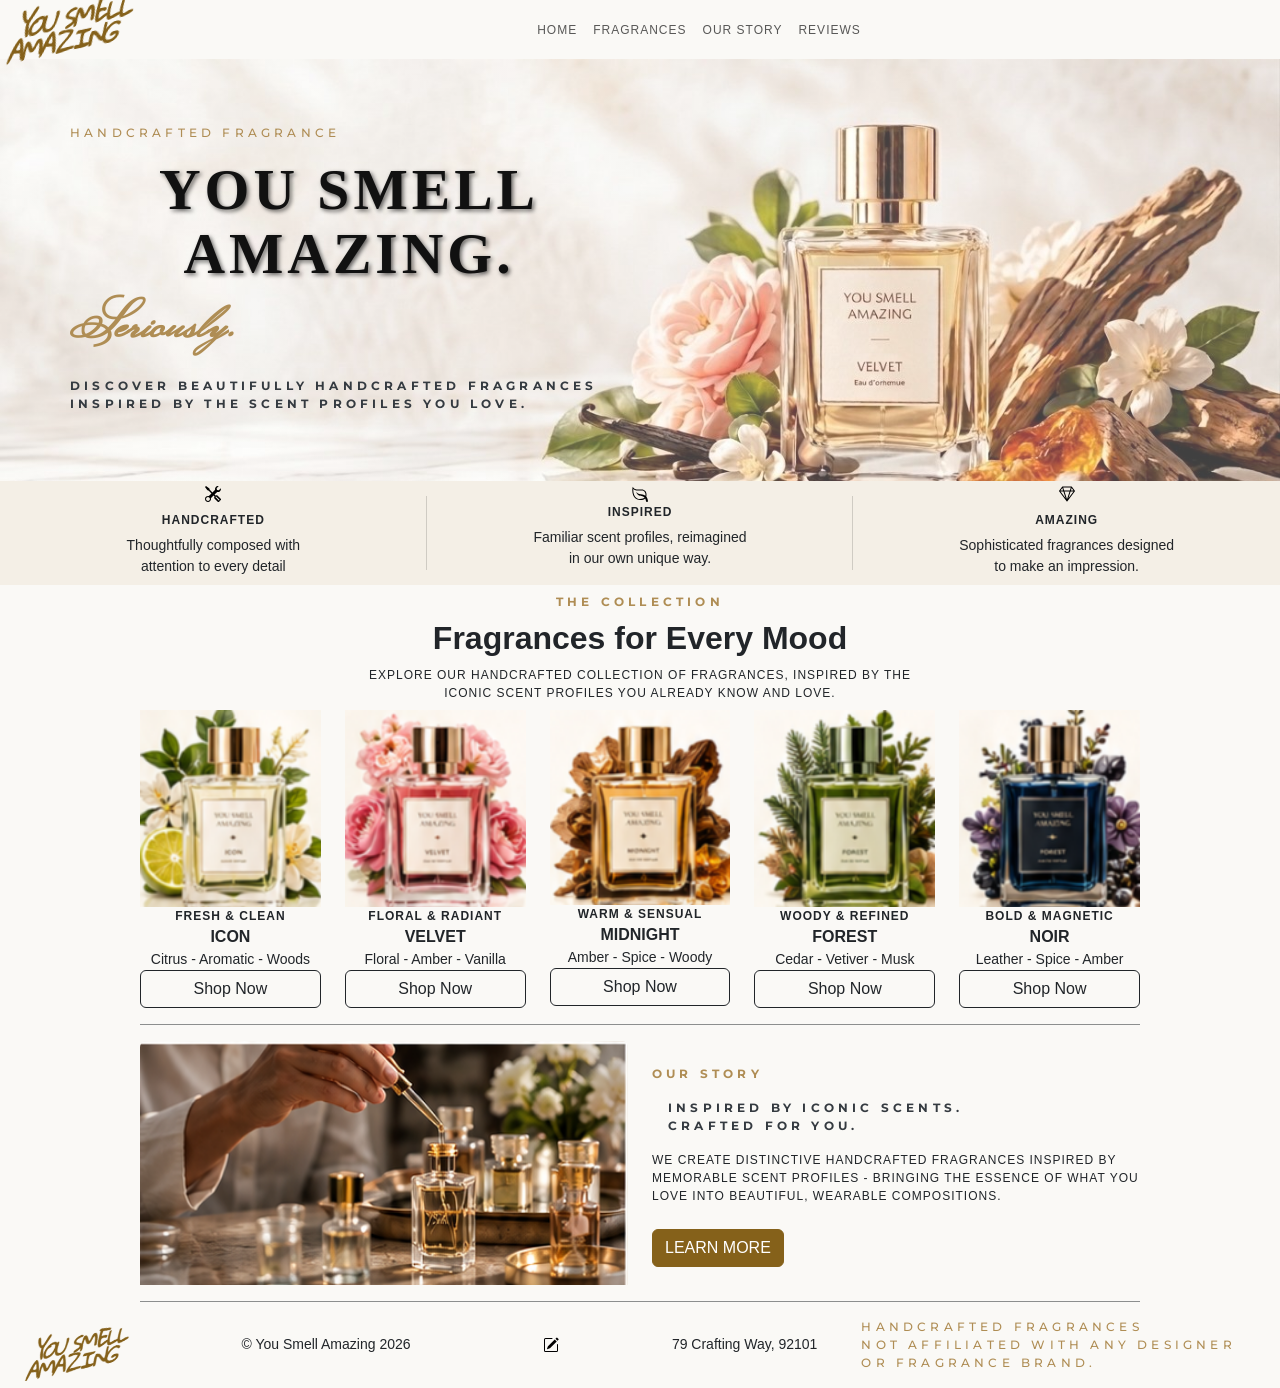
<file: index.html>
<!DOCTYPE html>
<html lang="en">
<head>
    <meta charset="UTF-8">
    <meta name="viewport" content="width=device-width, initial-scale=1.0">
    <title>You Smell Amazing | Handcrafted Fragrances</title>
    <link rel="preconnect" href="https://fonts.googleapis.com">
    <link rel="preconnect" href="https://fonts.gstatic.com" crossorigin>
    <link rel="preconnect" href="https://fonts.googleapis.com">
    <link rel="preconnect" href="https://fonts.gstatic.com" crossorigin>
    <link rel="preconnect" href="https://fonts.googleapis.com">
    <link rel="preconnect" href="https://fonts.gstatic.com" crossorigin>
    <link rel="preconnect" href="https://fonts.googleapis.com">
    <link rel="preconnect" href="https://fonts.gstatic.com" crossorigin>
    <link href="https://fonts.googleapis.com/css2?family=Bodoni+Moda:ital,opsz,wght@0,6..96,400..900;1,6..96,400..900&family=Gloria+Hallelujah&family=Monsieur+La+Doulaise&family=Montserrat:ital,wght@0,100..900;1,100..900&family=Pinyon+Script&display=swap" rel="stylesheet">
    <link
        href="https://cdn.jsdelivr.net/npm/bootstrap@5.3.2/dist/css/bootstrap.min.css"
        rel="stylesheet"
        integrity="sha384-T3c6CoIi6uLrA9TneNEoa7RxnatzjcDSCmG1MXxSR1GAsXEV/Dwwykc2MPK8M2HN"
        crossorigin="anonymous"
    >
    <link rel="stylesheet" href="./styles/styles.css">
</head>
<body>
    <header class="page-header">
        <nav class="navbar navbar-custom navbar-expand-md fixed-top">
        <div class="container-fluid">
            <a href="./index.html" class="logo two-row-text you-smell-amazing-style">
                YOU SMELL <br> AMAZING
            </a>
            <nav class="page-header-menu-container page-header-menu-container--regular"></nav>
            <button class="navbar-toggler" type="button" data-bs-toggle="collapse" data-bs-target="#headerNavigation" aria-controls="headerNavigation" aria-expanded="false" aria-label="Toggle navigation">
            <span class="navbar-toggler-icon"></span>
            </button>
            <div class="collapse navbar-collapse" id="headerNavigation">
            <ul class="navbar-nav mx-auto mb-2 mb-md-0">
                <li class="nav-item menu-item">
                    <a href="./index.html" class="nav-link">Home</a>
                </li>
                <li class="nav-item menu-item">
                    <a href="./products.html" class="nav-link">Fragrances</a>
                </li>
                <li class="nav-item menu-item">
                    <a class="nav-link" href="./story.html">Our Story</a>
                </li>
                <li class="nav-item menu-item">
                    <a class="nav-link" href="./reviews.html">Reviews</a>
                </li>
            </ul>
            </div>
        </div>
        </nav>
    </header>
    <main>
        <div class="container-fluid main-banner">
            <div class="container p-0">
                <div class="row">
                    <div class="col col-12 col-sm-6">
                        <p class="subheading text-nowrap">Handcrafted Fragrance</p>
                        <p class="main-banner-title">YOU SMELL<br>AMAZING.</p>
                        <p class="accent-text">Seriously.</p>
                        <p class="subheading-dark">Discover beautifully handcrafted fragrances inspired by the scent profiles you love.</p>
                    </div>
                    <div class="col col-12 col-sm-6">
                    </div>
                </div>
            </div>
        </div>
        <div class="container-fluid">
            <div class="row text-center" style="background-color: #F4EFE6;">
                <div class="col col-12 col-md-4 col-divider">
                    <img src="./assets/tools.svg" alt="made-with-love" class="icon">
                    <h3 class="subheading-dark-sm fw-bold m-2">Handcrafted</h3>
                    <p class="column-p small">Thoughtfully composed with <br> attention to every detail</p>
                </div>
                <div class="col col-12 col-md-4 col-divider">
                    <img src="./assets/leaf.svg" alt="leaf" class="icon">
                    <h3 class="subheading-dark-sm fw-bold mc-2">Inspired</h3>
                    <p class="column-p small">Familiar scent profiles, reimagined <br> in our own unique way.</p>
                </div>
                <div class="col col-12 col-md-4">
                    <img src="./assets/gem.svg" alt="gem" class="icon">
                    <h3 class="subheading-dark-sm fw-bold m-2">Amazing</h3>
                    <p class="column-p small">Sophisticated fragrances designed <br> to make an impression.</p>
                </div>
            </div>
        </div>
        <div class="container main-container-with-margin">
            <div class="row text-center">
                <div class="col col-12">
                    <p class="subheading m-2 fw-bold">The Collection</p>
                    <h2 class="m-0 fw-bold">Fragrances for Every Mood</h2>
                    <p class="subheading-dark-sm m-2">Explore our handcrafted collection of fragrances, inspired by the <br> iconic scent profiles you already know and love.</p> 
                </div>  
            </div>
            <div class="row row-cols-1 row-cols-sm-2 row-cols-md-3 row-cols-lg-5 g-4 justify-content-center">
                <div class="col text-center d-flex flex-column justify-content-between h-100">
                    <img src="./assets/Frag_1_ICON.png" alt="Fragrance named ICON" class="img-fluid">
                    <p class="subheading-dark-sm w-100 m-0 fw-bold small">Fresh & Clean</p>
                    <p class="column-p m-0 fw-bold text-dark">ICON</p>
                    <p class="column-p m-0 small">Citrus - Aromatic - Woods</p>
                    <button class="btn btn-outline-dark">Shop Now</button>
                </div>
                <div class="col text-center d-flex flex-column justify-content-between h-100">
                    <img src="./assets/Frag_2_VELVET.png" alt="Fragrance named VELVET" class="img-fluid">
                    <p class="subheading-dark-sm w-100 m-0 fw-bold small">Floral & Radiant</p>
                    <p class="column-p m-0 fw-bold text-dark">VELVET</p>
                    <p class="column-p m-0 small">Floral - Amber - Vanilla</p>
                    <button class="btn btn-outline-dark">Shop Now</button>
                </div>
                <div class="col text-center d-flex flex-column justify-content-between h-100">
                    <img src="./assets/Frag_3_MIDNIGHT.png" alt="Fragrance named MIDNIGHT" class="img-fluid">
                    <p class="subheading-dark-sm w-100 m-0 fw-bold small">Warm & Sensual</p>
                    <p class="column-p m-0 fw-bold text-dark">MIDNIGHT</p>
                    <p class="column-p m-0 small">Amber - Spice - Woody</p>
                    <button class="btn btn-outline-dark">Shop Now</button>
                </div>
                <div class="col text-center d-flex flex-column justify-content-between h-100">
                    <img src="./assets/Frag_4_FOREST.png" alt="Fragrance named FOREST" class="img-fluid">
                    <p class="subheading-dark-sm w-100 m-0 fw-bold small">Woody & Refined</p>
                    <p class="column-p m-0 fw-bold text-dark">FOREST</p>
                    <p class="column-p m-0 small">Cedar - Vetiver - Musk</p>
                    <button class="btn btn-outline-dark">Shop Now</button>
                </div>
                <div class="col text-center d-flex flex-column justify-content-between h-100">
                    <img src="./assets/Frag_5_NOIR.png" alt="Fragrance named NOIR" class="img-fluid">
                    <p class="subheading-dark-sm w-100 m-0 fw-bold small">Bold & Magnetic</p>
                    <p class="column-p m-0 fw-bold text-dark">NOIR</p>
                    <p class="column-p m-0 small">Leather - Spice - Amber</p>
                    <button class="btn btn-outline-dark">Shop Now</button>
                </div>
            </div>
            <hr class="opacity-50">
            <div class="row">
                <div class="col col-12 col-md-6">
                    <img 
                        src="./assets/scent-creation.png" 
                        class="img-fluid rounded-top w-100 h-100"
                        alt="You Smell Amazing - Scent Creation"
                    >
                </div>
                <div class="col col-12 col-md-6">
                        <p class="subheading mt-4 fw-bold">Our Story</p>
                        <p class="subheading-dark m-3 fw-bold">Inspired by iconic scents.<br>Crafted for you.</p>
                        <p class="subheading-dark-sm m-0">We create distinctive handcrafted fragrances inspired by memorable scent profiles - bringing the essence of what you love into beautiful, wearable compositions.</p>
                        <p class="mt-4">
                            <a href="./story.html" class="btn btn-custom-fill">LEARN MORE</a>
                        </p>
                </div>
            </div>
            <hr class="opacity-50">
        </div>
        <!-- Modal -->
        <div 
            class="modal fade" 
            id="formModal" 
            data-bs-backdrop="static" 
            data-bs-keyboard="false" 
            tabindex="-1"  
            aria-hidden="true">
            <div class="modal-dialog modal-dialog-centered modal-dialog-scrollable">
                <div class="modal-content">
                <div class="modal-header">
                    <h1 class="modal-title fs-5" id="formModalLabel">Feedback</h1>
                    <button type="button" class="btn-close" data-bs-dismiss="modal" aria-label="Close"></button>
                </div>
                <div class="modal-body">
                    <form action="https://formspree.io/f/xaenwjvr" method="POST" class="contact-form">
                        <div class="mb3 form-floating">
                            <input 
                                type="text" 
                                class="form-control" 
                                id="contact-name" 
                                placeholder="Name"
                                name="contact-name"
                                required
                            >
                            <label for="contact-name">Name</label>
                        </div>
                        <div class="mb3 form-floating">
                            <input 
                                type="email" 
                                class="form-control" 
                                id="contact-email" 
                                placeholder="name@example.com"
                                name="contact-email"
                                required
                            >
                            <label for="contact-email">Email</label>
                        </div>
                        <div class="mb3 form-floating">
                            <textarea 
                                class="form-control" 
                                id="message" 
                                placeholder="Message"
                                name="message"  
                                rows="3" 
                                required
                            ></textarea>
                            <label for="message" class="form-label">Message</label>
                        </div>
                        <div class="form-check">
                            <input 
                                class="form-check-input" 
                                type="checkbox" 
                                value="" 
                                id="data-protection-field" 
                                name="accept-toc" 
                                required
                            >
                            <label class="form-check-label" for="data-protection-field">
                                I accept the data protection guidelines.
                            </label>
                        </div>
                        <div class="form-check">
                            <button type="submit" class="btn btn-primary">Submit message</button>
                            <button type="button" class="btn btn-secondary" data-bs-dismiss="modal">Close</button>
                        </div>
                    </form>  
                </div>
                </div>
            </div>
        </div>
    </main>
    <footer class="container-fluid">
        <div class="row text-center align-items-center m-0">
            <div class="col col-12 col-md-2 order-1 order-sm-1 text-start">
                <img src="./assets/Logo_YSA.png" alt="Logo" class="img-fluid" style="width: 110px; max-width: 100%;" id="footer-logo">
            </div>
            <div class="col col-12 col-md-2 order-2 order-sm-2">
                <p class="small">&copy; You Smell Amazing 2026</p>
            </div>
            <div class="col col-12 col-md-2 order-4 order-sm-3">
            <ul class="social">
                <li>
                     <!-- Button trigger modal-->
                    <a class="fixed-link-circle left" data-bs-toggle="modal" data-bs-target="#formModal">
                    <img class="icon" src="./assets/pencil-square.svg" alt="Write a Review">
                    </a>
                </li>
            </ul>
            </div>
            <div class="col col-12 col-md-2 order-3 order-sm-4">
                <p class="small">79 Crafting Way, 92101</p>
            </div>
            <div class="col col-12 col-md-4 order-5 order-sm-5 text-start">
                <p class="subheading small">Handcrafted fragrances <br> Not affiliated with any designer <br> or fragrance brand.</p>
            </div>
        </div>
    </footer>
 
    <script
        src="https://cdn.jsdelivr.net/npm/bootstrap@5.3.2/dist/js/bootstrap.bundle.min.js"
        integrity="sha384-C6RzsynM9kWDrMNeT87bh95OGNyZPhcTNXj1NW7RuBCsyN/o0jlpcV8Qyq46cDfL"
        crossorigin="anonymous"
    ></script>
</body>
</html>
</file>
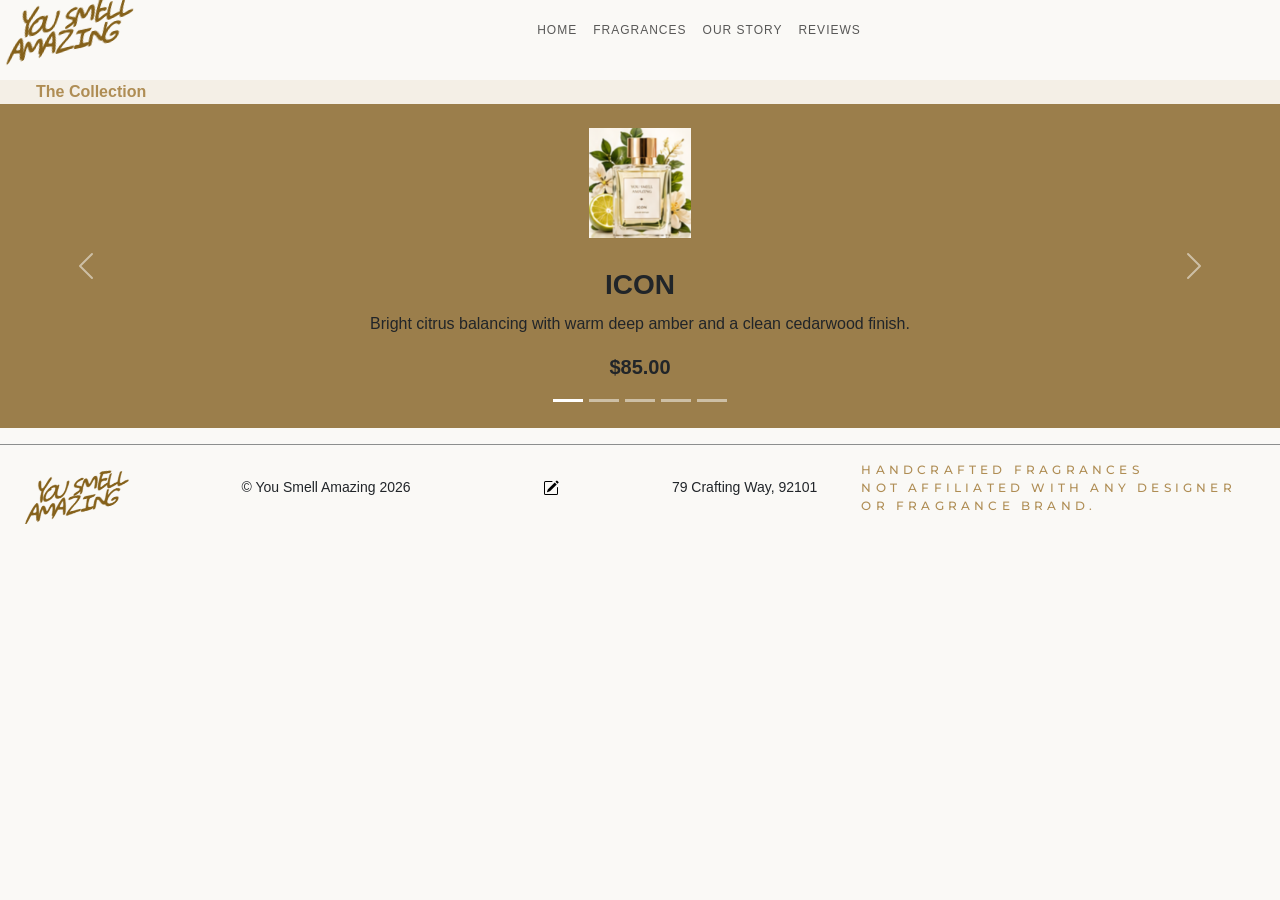
<file: products.html>
<!DOCTYPE html>
<html lang="en">
<head>
    <meta charset="UTF-8">
    <meta name="viewport" content="width=device-width, initial-scale=1.0">
    <title>Our Fragrances - You Smell Amazing</title>
    <link rel="preconnect" href="https://fonts.googleapis.com">
    <link rel="preconnect" href="https://fonts.gstatic.com" crossorigin>
    <link rel="preconnect" href="https://fonts.googleapis.com">
    <link rel="preconnect" href="https://fonts.gstatic.com" crossorigin>
    <link rel="preconnect" href="https://fonts.googleapis.com">
    <link rel="preconnect" href="https://fonts.gstatic.com" crossorigin>
    <link rel="preconnect" href="https://fonts.googleapis.com">
    <link rel="preconnect" href="https://fonts.gstatic.com" crossorigin>
    <link href="https://fonts.googleapis.com/css2?family=Bodoni+Moda:ital,opsz,wght@0,6..96,400..900;1,6..96,400..900&family=Gloria+Hallelujah&family=Monsieur+La+Doulaise&family=Montserrat:ital,wght@0,100..900;1,100..900&family=Pinyon+Script&display=swap" rel="stylesheet">
    <link
        href="https://cdn.jsdelivr.net/npm/bootstrap@5.3.2/dist/css/bootstrap.min.css"
        rel="stylesheet"
        integrity="sha384-T3c6CoIi6uLrA9TneNEoa7RxnatzjcDSCmG1MXxSR1GAsXEV/Dwwykc2MPK8M2HN"
        crossorigin="anonymous"
    >
    <link rel="stylesheet" href="./styles/styles.css">
</head>
<body>
    <header class="page-header">
        <nav class="navbar navbar-custom navbar-expand-md fixed-top">
        <div class="container-fluid">
            <a href="./index.html" class="logo two-row-text you-smell-amazing-style">
                YOU SMELL <br> AMAZING
            </a>
            <nav class="page-header-menu-container page-header-menu-container--regular"></nav>
            <button class="navbar-toggler" type="button" data-bs-toggle="collapse" data-bs-target="#headerNavigation" aria-controls="headerNavigation" aria-expanded="false" aria-label="Toggle navigation">
            <span class="navbar-toggler-icon"></span>
            </button>
            <div class="collapse navbar-collapse" id="headerNavigation">
            <ul class="navbar-nav mx-auto mb-2 mb-md-0">
                <li class="nav-item menu-item">
                    <a href="./index.html" class="nav-link">Home</a>
                </li>
                <li class="nav-item menu-item">
                    <a href="./products.html" class="nav-link">Fragrances</a>
                </li>
                <li class="nav-item menu-item">
                    <a class="nav-link" href="./story.html">Our Story</a>
                </li>
                <li class="nav-item menu-item">
                    <a class="nav-link" href="./reviews.html">Reviews</a>
                </li>
            </ul>
            </div>
        </div>
        </nav>
    </header>
    <!-- Main Catalog Container -->
    <main>
        <div class="row">
            <p class="colummn-p header-bar mt-4 mb-0 ps-5">The Collection</p>
        </div>
        <div class="row">
        <!-- Carousel -->
        <div id="mainCarousel" class="carousel slide" data-bs-ride="carousel" style="background-color: #9B7E4B;">
  
        <!-- Slide Indicators -->
        <div class="carousel-indicators">
            <button type="button" data-bs-target="#mainCarousel" data-bs-slide-to="0" class="active" aria-current="true" aria-label="Slide 1"></button>
            <button type="button" data-bs-target="#mainCarousel" data-bs-slide-to="1" aria-label="Slide 2"></button>
            <button type="button" data-bs-target="#mainCarousel" data-bs-slide-to="2" aria-label="Slide 3"></button>
            <button type="button" data-bs-target="#mainCarousel" data-bs-slide-to="3" aria-label="Slide 4"></button>
            <button type="button" data-bs-target="#mainCarousel" data-bs-slide-to="4" aria-label="Slide 5"></button>
        </div>

        <!-- The Slides Wrapper -->
        <div class="carousel-inner" style="background-color: #9B7E4B;">
            
            <!-- Slide 1 -->
            <div class="carousel-item active justify-content-center">
            <img src="./assets/Frag_1_ICON.png" alt="ICON Fragrance" class="d-block mt-4 mx-auto" style="max-height: 110px;">
            <div class="carousel-caption-stacked text-center">
                <h5 class="slide-title">ICON</h5>
                <p class="slide-description">Bright citrus balancing with warm deep amber and a clean cedarwood finish.</p>
                <p class="fw-bold text-dark fs-5">$85.00</p>
            </div>
            </div>

            <!-- Slide 2 -->
            <div class="carousel-item justify-content-center">
            <img src="./assets/Frag_2_VELVET.png" alt="VELVET Fragrance" class="d-block mt-4 mx-auto" style="max-height: 110px;">
            <div class="carousel-caption-stacked text-center">
                <h5 class="slide-title">VELVET</h5>
                <p class="slide-description">Rich night-blooming jasmine blended softly into dark vanilla bean nodes.</p>
                <p class="fw-bold text-dark fs-5">$90.00</p>
            </div>
            </div>
            
            <!-- Slide 3 -->
            <div class="carousel-item justify-content-center">
            <img src="./assets/Frag_3_MIDNIGHT.png" alt="MIDNIGHT Fragrance" class="d-block mt-4 mx-auto" style="max-height: 110px;">
            <div class="carousel-caption-stacked text-center">
                <h5 class="slide-title">MIDNIGHT</h5>
                <p class="slide-description">A warm, deeply comforting fragrance that blends rich, golden amber and a sharp crackle of exotic spice over a powerful, grounding base of dry woody elements.</p>
                <p class="fw-bold text-dark fs-5">$90.00</p>
            </div>
            </div>

            <!-- Slide 4 -->
            <div class="carousel-item justify-content-center">
            <img src="./assets/Frag_4_FOREST.png" alt="FOREST Fragrance" class="d-block mt-4 mx-auto" style="max-height: 110px;">
            <div class="carousel-caption-stacked text-center">
                <h5 class="slide-title">FOREST</h5>
                <p class="slide-description">This magnetic fragrance balances the sharp, grounding crispness of dry cedar and earthy vetiver over a smooth, sensual foundation of warm, skin-like musk.</p>
                <p class="fw-bold text-dark fs-5">$78.00</p>
            </div>
            </div>

            <!-- Slide 5 -->
            <div class="carousel-item justify-content-center">
            <img src="./assets/Frag_5_NOIR.png" alt="NOIR Fragrance" class="d-block mt-4 mx-auto" style="max-height: 110px;">
            <div class="carousel-caption-stacked text-center">
                <h5 class="slide-title">NOIR</h5>
                <p class="slide-description">This intoxicating fragrance pairs a bold, sophisticated layer of textured leather and a warm crackle of exotic spice over a rich, glowing foundation of golden amber.</p>
                <p class="fw-bold text-dark fs-5">$78.00</p>
            </div>
            </div>

        </div>

        <!-- Left & Right Arrow Controls -->
        <button class="carousel-control-prev text-dark" type="button" data-bs-target="#mainCarousel" data-bs-slide="prev">
            <span class="carousel-control-prev-icon" aria-hidden="true"></span>
            <span class="visually-hidden">Previous</span>
        </button>
        <button class="carousel-control-next text-dark" type="button" data-bs-target="#mainCarousel" data-bs-slide="next">
            <span class="carousel-control-next-icon" aria-hidden="true"></span>
            <span class="visually-hidden">Next</span>
        </button>
        </div>
        <!-- Modal -->
        <div 
            class="modal fade" 
            id="formModal" 
            data-bs-backdrop="static" 
            data-bs-keyboard="false" 
            tabindex="-1"  
            aria-hidden="true">
            <div class="modal-dialog modal-dialog-centered modal-dialog-scrollable">
                <div class="modal-content">
                <div class="modal-header">
                    <h1 class="modal-title fs-5" id="formModalLabel">Feedback</h1>
                    <button type="button" class="btn-close" data-bs-dismiss="modal" aria-label="Close"></button>
                </div>
                <div class="modal-body">
                    <form action="https://formspree.io/f/xaenwjvr" method="POST" class="contact-form">
                        <div class="mb3 form-floating">
                            <input 
                                type="text" 
                                class="form-control" 
                                id="contact-name" 
                                placeholder="Name"
                                name="contact-name"
                                required
                            >
                            <label for="contact-name">Name</label>
                        </div>
                        <div class="mb3 form-floating">
                            <input 
                                type="email" 
                                class="form-control" 
                                id="contact-email" 
                                placeholder="name@example.com"
                                name="contact-email"
                                required
                            >
                            <label for="contact-email">Email</label>
                        </div>
                        <div class="mb3 form-floating">
                            <textarea 
                                class="form-control" 
                                id="message" 
                                placeholder="Message"
                                name="message"  
                                rows="3" 
                                required
                            ></textarea>
                            <label for="message" class="form-label">Message</label>
                        </div>
                        <div class="form-check">
                            <input 
                                class="form-check-input" 
                                type="checkbox" 
                                value="" 
                                id="data-protection-field" 
                                name="accept-toc" 
                                required
                            >
                            <label class="form-check-label" for="data-protection-field">
                                I accept the data protection guidelines.
                            </label>
                        </div>
                        <div class="form-check">
                            <button type="submit" class="btn btn-primary">Submit message</button>
                            <button type="button" class="btn btn-secondary" data-bs-dismiss="modal">Close</button>
                        </div>
                    </form>  
                </div>
                </div>
            </div>
        </div>
        </div>
        <hr class="opacity-50">
    </main>
    <footer class="container-fluid">
        <div class="row text-center align-items-center m-0">
            <div class="col col-12 col-md-2 order-1 order-sm-1 text-start">
                <img src="./assets/Logo_YSA.png" alt="Logo" class="img-fluid" style="width: 110px; max-width: 100%;" id="footer-logo">
            </div>
            <div class="col col-12 col-md-2 order-2 order-sm-2">
                <p class="small">&copy; You Smell Amazing 2026</p>
            </div>
            <div class="col col-12 col-md-2 order-4 order-sm-3">
            <ul class="social">
                <li>
                     <!-- Button trigger modal-->
                    <a class="fixed-link-circle left" data-bs-toggle="modal" data-bs-target="#formModal">
                    <img class="icon" src="./assets/pencil-square.svg" alt="Write a Review">
                    </a>
                </li>
            </ul>
            </div>
            <div class="col col-12 col-md-2 order-3 order-sm-4">
                <p class="small">79 Crafting Way, 92101</p>
            </div>
            <div class="col col-12 col-md-4 order-5 order-sm-5 text-start">
                <p class="subheading small">Handcrafted fragrances <br> Not affiliated with any designer <br> or fragrance brand.</p>
            </div>
        </div>
    </footer>
    <script
        src="https://cdn.jsdelivr.net/npm/bootstrap@5.3.2/dist/js/bootstrap.bundle.min.js"
        integrity="sha384-C6RzsynM9kWDrMNeT87bh95OGNyZPhcTNXj1NW7RuBCsyN/o0jlpcV8Qyq46cDfL"
        crossorigin="anonymous"
    ></script>
</body>
</html>
</file>
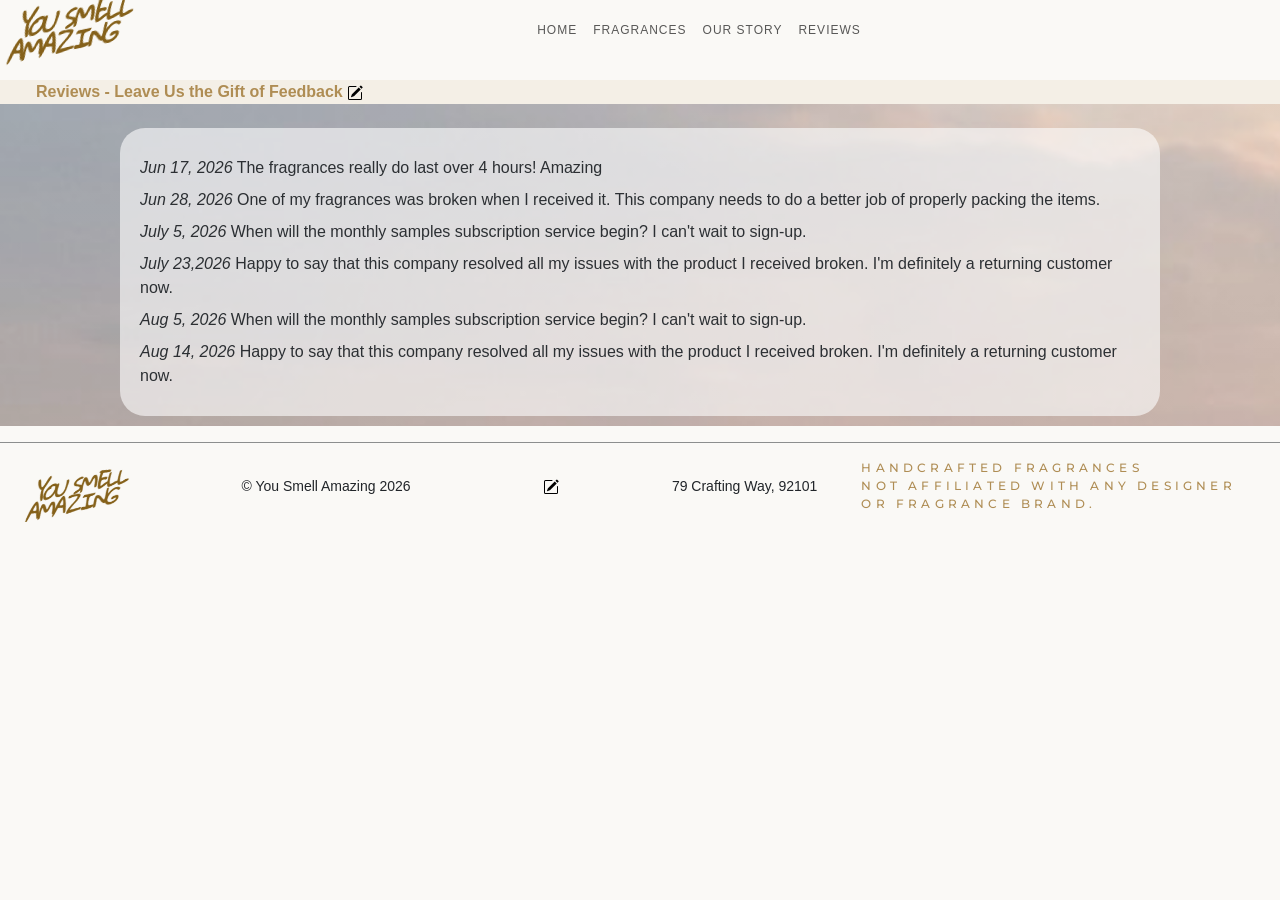
<file: reviews.html>
<!DOCTYPE html>
<html lang="en">
<head>
    <meta charset="UTF-8">
    <meta name="viewport" content="width=device-width, initial-scale=1.0">
    <title>Reviews - You Smell Amazing</title>
    <link rel="preconnect" href="https://fonts.googleapis.com">
    <link rel="preconnect" href="https://fonts.gstatic.com" crossorigin>
    <link rel="preconnect" href="https://fonts.googleapis.com">
    <link rel="preconnect" href="https://fonts.gstatic.com" crossorigin>
    <link rel="preconnect" href="https://fonts.googleapis.com">
    <link rel="preconnect" href="https://fonts.gstatic.com" crossorigin>
    <link rel="preconnect" href="https://fonts.googleapis.com">
    <link rel="preconnect" href="https://fonts.gstatic.com" crossorigin>
    <link href="https://fonts.googleapis.com/css2?family=Bodoni+Moda:ital,opsz,wght@0,6..96,400..900;1,6..96,400..900&family=Gloria+Hallelujah&family=Monsieur+La+Doulaise&family=Montserrat:ital,wght@0,100..900;1,100..900&family=Pinyon+Script&display=swap" rel="stylesheet">
    <link
        href="https://cdn.jsdelivr.net/npm/bootstrap@5.3.2/dist/css/bootstrap.min.css"
        rel="stylesheet"
        integrity="sha384-T3c6CoIi6uLrA9TneNEoa7RxnatzjcDSCmG1MXxSR1GAsXEV/Dwwykc2MPK8M2HN"
        crossorigin="anonymous"
    >
    <link rel="stylesheet" href="./styles/styles.css">
</head>
<body>
    <header class="page-header">
        <nav class="navbar navbar-custom navbar-expand-md fixed-top">
        <div class="container-fluid">
            <a href="./index.html" class="logo two-row-text you-smell-amazing-style">
                YOU SMELL <br> AMAZING
            </a>
            <nav class="page-header-menu-container page-header-menu-container--regular"></nav>
            <button class="navbar-toggler" type="button" data-bs-toggle="collapse" data-bs-target="#headerNavigation" aria-controls="headerNavigation" aria-expanded="false" aria-label="Toggle navigation">
            <span class="navbar-toggler-icon"></span>
            </button>
            <div class="collapse navbar-collapse" id="headerNavigation">
            <ul class="navbar-nav mx-auto mb-2 mb-md-0">
                <li class="nav-item menu-item">
                    <a href="./index.html" class="nav-link">Home</a>
                </li>
                <li class="nav-item menu-item">
                    <a href="./products.html" class="nav-link">Fragrances</a>
                </li>
                <li class="nav-item menu-item">
                    <a class="nav-link" href="./story.html">Our Story</a>
                </li>
                <li class="nav-item menu-item">
                    <a class="nav-link" href="./reviews.html">Reviews</a>
                </li>
            </ul>
            </div>
        </div>
        </nav>
    </header>
    <main>
        <div class="row align-items-center">
            <p class="colum-p header-bar mt-4 mb-0 ps-5">
                Reviews - Leave Us the Gift of Feedback
                 <!-- Button trigger modal-->
                <a class="fixed-link-circle left" data-bs-toggle="modal" data-bs-target="#formModal">
                    <img src="./assets/pencil-square.svg" alt="Write a Review" class="icon">
                </a>
            </p>
        </div>
        <div class="main-banner-reviews" style="min-width: 300px;">
            <div class="shield mt-4">
                <p class="column-p mt-10">
                    <i>Jun 17, 2026</i>
                    The fragrances really do last over 4 hours! Amazing
                </p>
                <p class="column-p mt-10">
                    <i>Jun 28, 2026</i>
                    One of my fragrances was broken when I received it.  This company needs to do a better job of properly packing the items.
                </p>
                <p class="column-p mt-10">
                    <i>July 5, 2026</i>
                    When will the monthly samples subscription service begin?  I can't wait to sign-up.
                </p>
                <p class="column-p mt-10">
                    <i>July 23,2026</i>
                    Happy to say that this company resolved all my issues with the product I received broken.  I'm definitely a returning customer now.
                </p>
                <p class="column-p mt-10">
                    <i>Aug 5, 2026</i>
                    When will the monthly samples subscription service begin?  I can't wait to sign-up.
                </p>
                <p class="column-p mt-10">
                    <i>Aug 14, 2026</i>
                    Happy to say that this company resolved all my issues with the product I received broken.  I'm definitely a returning customer now.
                </p>
            </div>
        </div>
        <hr class="opacity-50">
        <!-- Modal -->
        <div 
            class="modal fade" 
            id="formModal" 
            data-bs-backdrop="static" 
            data-bs-keyboard="false" 
            tabindex="-1"
            aria-hidden="true">
            <div class="modal-dialog modal-dialog-centered modal-dialog-scrollable">
                <div class="modal-content">
                <div class="modal-header">
                    <h1 class="modal-title fs-5" id="formModalLabel">Feedback</h1>
                    <button type="button" class="btn-close" data-bs-dismiss="modal" aria-label="Close"></button>
                </div>
                <div class="modal-body">
                    <form action="https://formspree.io/f/xaenwjvr" method="POST" class="contact-form">
                        <div class="mb3 form-floating">
                            <input 
                                type="text" 
                                class="form-control" 
                                id="contact-name" 
                                placeholder="Name"
                                name="contact-name"
                                required
                            >
                            <label for="contact-name">Name</label>
                        </div>
                        <div class="mb3 form-floating">
                            <input 
                                type="email" 
                                class="form-control" 
                                id="contact-email" 
                                placeholder="name@example.com"
                                name="contact-email"
                                required
                            >
                            <label for="contact-email">Email</label>
                        </div>
                        <div class="mb3 form-floating">
                            <textarea 
                                class="form-control" 
                                id="message" 
                                placeholder="Message"
                                name="message"  
                                rows="3" 
                                required
                            ></textarea>
                            <label for="message" class="form-label">Message</label>
                        </div>
                        <div class="form-check">
                            <input 
                                class="form-check-input" 
                                type="checkbox" 
                                value="" 
                                id="data-protection-field" 
                                name="accept-toc" 
                                required
                            >
                            <label class="form-check-label" for="data-protection-field">
                                I accept the data protection guidelines.
                            </label>
                        </div>
                        <div class="form-check">
                            <button type="submit" class="btn btn-primary">Submit message</button>
                            <button type="button" class="btn btn-secondary" data-bs-dismiss="modal">Close</button>
                        </div>
                    </form>  
                </div>
                </div>
            </div>
        </div>
    </main>    
    <footer class="container-fluid">
        <div class="row text-center align-items-center m-0">
            <div class="col col-12 col-md-2 order-1 order-sm-1 text-start">
                <img src="./assets/Logo_YSA.png" alt="Logo" class="img-fluid" style="width: 110px; max-width: 100%;" id="footer-logo">
            </div>
            <div class="col col-12 col-md-2 order-2 order-sm-2">
                <p class="small">&copy; You Smell Amazing 2026</p>
            </div>
            <div class="col col-12 col-md-2 order-4 order-sm-3">
            <ul class="social">
                <li>
                     <!-- Button trigger modal-->
                    <a class="fixed-link-circle left" data-bs-toggle="modal" data-bs-target="#formModal">
                    <img class="icon" src="./assets/pencil-square.svg" alt="Write a Review">
                    </a>
                </li>
            </ul>
            </div>
            <div class="col col-12 col-md-2 order-3 order-sm-4">
                <p class="small">79 Crafting Way, 92101</p>
            </div>
            <div class="col col-12 col-md-4 order-5 order-sm-5 text-start">
                <p class="subheading small">Handcrafted fragrances <br> Not affiliated with any designer <br> or fragrance brand.</p>
            </div>
        </div>
    </footer>
    <script
        src="https://cdn.jsdelivr.net/npm/bootstrap@5.3.2/dist/js/bootstrap.bundle.min.js"
        integrity="sha384-C6RzsynM9kWDrMNeT87bh95OGNyZPhcTNXj1NW7RuBCsyN/o0jlpcV8Qyq46cDfL"
        crossorigin="anonymous"
    ></script>
</body>
</html>
</file>
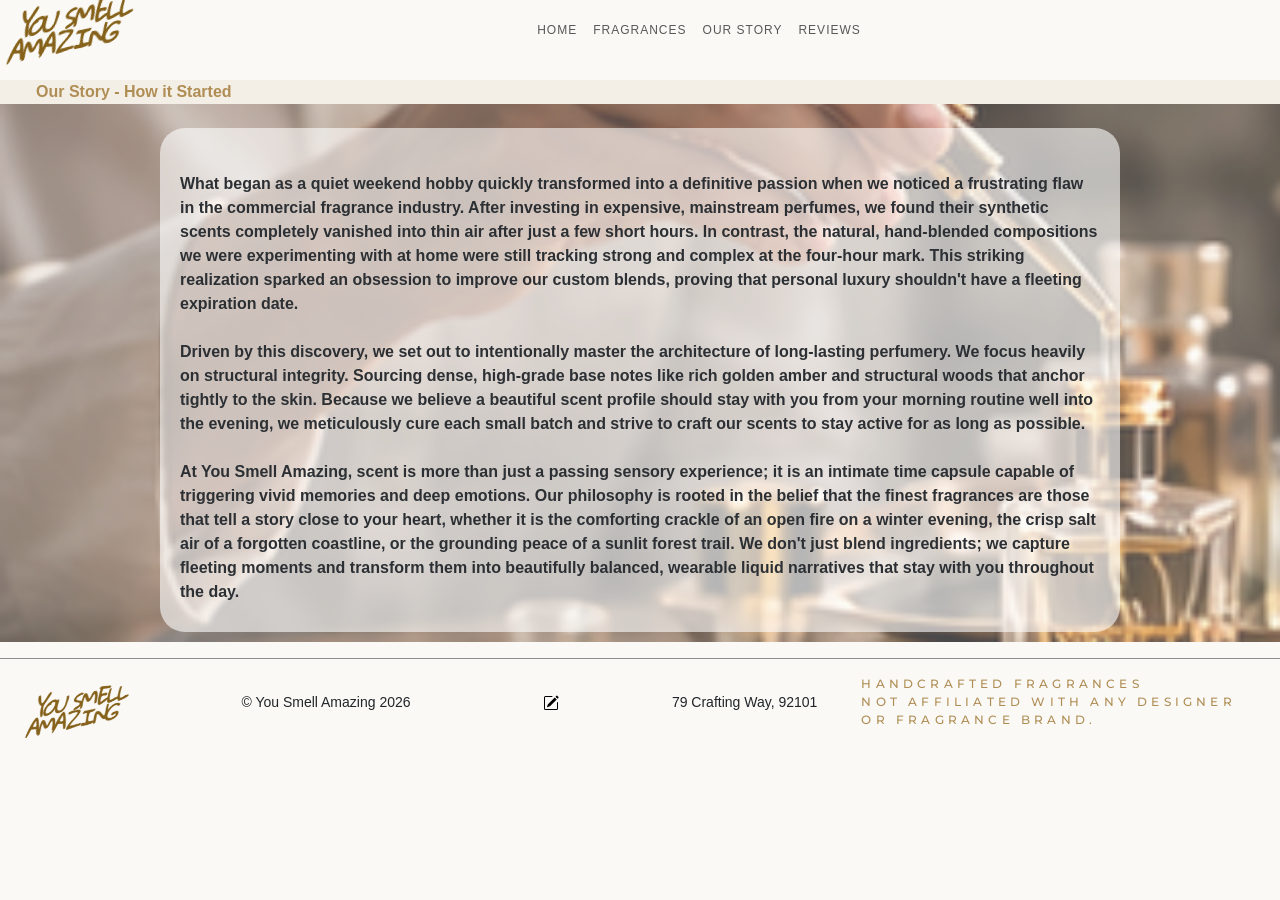
<file: story.html>
<!DOCTYPE html>
<html lang="en">
<head>
    <meta charset="UTF-8">
    <meta name="viewport" content="width=device-width, initial-scale=1.0">
    <title>Our Story - You Smell Amazing</title>
    <link rel="preconnect" href="https://fonts.googleapis.com">
    <link rel="preconnect" href="https://fonts.gstatic.com" crossorigin>
    <link rel="preconnect" href="https://fonts.googleapis.com">
    <link rel="preconnect" href="https://fonts.gstatic.com" crossorigin>
    <link rel="preconnect" href="https://fonts.googleapis.com">
    <link rel="preconnect" href="https://fonts.gstatic.com" crossorigin>
    <link rel="preconnect" href="https://fonts.googleapis.com">
    <link rel="preconnect" href="https://fonts.gstatic.com" crossorigin>
    <link href="https://fonts.googleapis.com/css2?family=Bodoni+Moda:ital,opsz,wght@0,6..96,400..900;1,6..96,400..900&family=Gloria+Hallelujah&family=Monsieur+La+Doulaise&family=Montserrat:ital,wght@0,100..900;1,100..900&family=Pinyon+Script&display=swap" rel="stylesheet">
    <link
        href="https://cdn.jsdelivr.net/npm/bootstrap@5.3.2/dist/css/bootstrap.min.css"
        rel="stylesheet"
        integrity="sha384-T3c6CoIi6uLrA9TneNEoa7RxnatzjcDSCmG1MXxSR1GAsXEV/Dwwykc2MPK8M2HN"
        crossorigin="anonymous"
    >
    <link rel="stylesheet" href="./styles/styles.css">
</head>
<body>
    <header class="page-header">
        <nav class="navbar navbar-custom navbar-expand-md fixed-top">
        <div class="container-fluid">
            <a href="./index.html" class="logo two-row-text you-smell-amazing-style">
                YOU SMELL <br> AMAZING
            </a>
            <nav class="page-header-menu-container page-header-menu-container--regular"></nav>
            <button class="navbar-toggler" type="button" data-bs-toggle="collapse" data-bs-target="#headerNavigation" aria-controls="headerNavigation" aria-expanded="false" aria-label="Toggle navigation">
            <span class="navbar-toggler-icon"></span>
            </button>
            <div class="collapse navbar-collapse" id="headerNavigation">
            <ul class="navbar-nav mx-auto mb-2 mb-md-0">
                <li class="nav-item menu-item">
                    <a href="./index.html" class="nav-link">Home</a>
                </li>
                <li class="nav-item menu-item">
                    <a href="./products.html" class="nav-link">Fragrances</a>
                </li>
                <li class="nav-item menu-item">
                    <a class="nav-link" href="./story.html">Our Story</a>
                </li>
                <li class="nav-item menu-item">
                    <a class="nav-link" href="./reviews.html">Reviews</a>
                </li>
            </ul>
            </div>
        </div>
        </nav>
    </header>
    <main>
        <div class="row align-items-center">
            <p class="colummn-p header-bar mt-4 mb-0 ps-5">Our Story - How it Started</p>
        </div>
        <div class="main-banner-craft">
            <div class="shield mt-4" style="width:75%">
                <p class="column-p fw-bold mt-4">What began as a quiet weekend hobby quickly transformed into a definitive passion when we noticed a frustrating flaw in the commercial fragrance industry.  After investing in expensive, mainstream perfumes, we found their synthetic scents completely vanished into thin air after just a few short hours.  In contrast, the natural, hand-blended compositions we were experimenting with at home were still tracking strong and complex at the four-hour mark.  This striking realization sparked an obsession to improve our custom blends, proving that personal luxury shouldn't have a fleeting expiration date.</p>
                <p class="column-p fw-bold mt-4">Driven by this discovery, we set out to intentionally master the architecture of long-lasting perfumery.  We focus heavily on structural integrity.  Sourcing dense, high-grade base notes like rich golden amber and structural woods that anchor tightly to the skin.  Because we believe a beautiful scent profile should stay with you from your morning routine well into the evening, we meticulously cure each small batch and strive to craft our scents to stay active for as long as possible.</p>
                <p class="column-p fw-bold mt-4">At You Smell Amazing, scent is more than just a passing sensory experience; it is an intimate time capsule capable of triggering vivid memories and deep emotions. Our philosophy is rooted in the belief that the finest fragrances are those that tell a story close to your heart, whether it is the comforting crackle of an open fire on a winter evening, the crisp salt air of a forgotten coastline, or the grounding peace of a sunlit forest trail. We don't just blend ingredients; we capture fleeting moments and transform them into beautifully balanced, wearable liquid narratives that stay with you throughout the day.</p>
            </div>
        </div>
        <hr class="opacity-50">
        <!-- Modal -->
        <div 
            class="modal fade" 
            id="formModal" 
            data-bs-backdrop="static" 
            data-bs-keyboard="false" 
            tabindex="-1"  
            aria-hidden="true">
            <div class="modal-dialog modal-dialog-centered modal-dialog-scrollable">
                <div class="modal-content">
                <div class="modal-header">
                    <h1 class="modal-title fs-5" id="formModalLabel">Feedback</h1>
                    <button type="button" class="btn-close" data-bs-dismiss="modal" aria-label="Close"></button>
                </div>
                <div class="modal-body">
                    <form action="https://formspree.io/f/xaenwjvr" method="POST" class="contact-form">
                        <div class="mb3 form-floating">
                            <input 
                                type="text" 
                                class="form-control" 
                                id="contact-name" 
                                placeholder="Name"
                                name="contact-name"
                                required
                            >
                            <label for="contact-name">Name</label>
                        </div>
                        <div class="mb3 form-floating">
                            <input 
                                type="email" 
                                class="form-control" 
                                id="contact-email" 
                                placeholder="name@example.com"
                                name="contact-email"
                                required
                            >
                            <label for="contact-email">Email</label>
                        </div>
                        <div class="mb3 form-floating">
                            <textarea 
                                class="form-control" 
                                id="message" 
                                placeholder="Message"
                                name="message"  
                                rows="3" 
                                required
                            ></textarea>
                            <label for="message" class="form-label">Message</label>
                        </div>
                        <div class="form-check">
                            <input 
                                class="form-check-input" 
                                type="checkbox" 
                                value="" 
                                id="data-protection-field" 
                                name="accept-toc" 
                                required
                            >
                            <label class="form-check-label" for="data-protection-field">
                                I accept the data protection guidelines.
                            </label>
                        </div>
                        <div class="form-check">
                            <button type="submit" class="btn btn-primary">Submit message</button>
                            <button type="button" class="btn btn-secondary" data-bs-dismiss="modal">Close</button>
                        </div>
                    </form>  
                </div>
                </div>
            </div>
        </div>
    </main>
    <footer class="container-fluid">
        <div class="row text-center align-items-center m-0">
            <div class="col col-12 col-md-2 order-1 order-sm-1 text-start">
                <img src="./assets/Logo_YSA.png" alt="Logo" class="img-fluid" style="width: 110px; max-width: 100%;" id="footer-logo">
            </div>
            <div class="col col-12 col-md-2 order-2 order-sm-2">
                <p class="small">&copy; You Smell Amazing 2026</p>
            </div>
            <div class="col col-12 col-md-2 order-4 order-sm-3">
            <ul class="social">
                <li>
                     <!-- Button trigger modal-->
                    <a class="fixed-link-circle left" data-bs-toggle="modal" data-bs-target="#formModal">
                    <img class="icon" src="./assets/pencil-square.svg" alt="Write a Review">
                    </a>
                </li>
            </ul>
            </div>
            <div class="col col-12 col-md-2 order-3 order-sm-4">
                <p class="small">79 Crafting Way, 92101</p>
            </div>
            <div class="col col-12 col-md-4 order-5 order-sm-5 text-start">
                <p class="subheading small">Handcrafted fragrances <br> Not affiliated with any designer <br> or fragrance brand.</p>
            </div>
        </div>
    </footer>
    <script
        src="https://cdn.jsdelivr.net/npm/bootstrap@5.3.2/dist/js/bootstrap.bundle.min.js"
        integrity="sha384-C6RzsynM9kWDrMNeT87bh95OGNyZPhcTNXj1NW7RuBCsyN/o0jlpcV8Qyq46cDfL"
        crossorigin="anonymous"
    ></script>
</body>
</html>
</file>
<file: styles/styles.css>
body {
    font-family: "Roboto", sans-serif;
    font-size: 16px;
    min-width: 300px;
    background-color: #FAF9F6;
    /* Constraint for your project */
}

/* Header area */
.page-header {
    height: 56px;
}

.social {
    display: flex;
    justify-content: center;
    list-style: none;
}

.menu-item {
    text-transform: uppercase;
    font-size: 0.75rem;
    font-weight: 500;
    letter-spacing: 1px;
}

.social .icon {
    height: 1rem;
    padding-left: .5rem;
    padding-right: .5rem;
}

/* Main area > header banner */
.main-banner {
    height: 425px;
    background-image: linear-gradient(rgba(255, 255, 255, 0.25),
            rgba(255, 255, 255, 0.25)),
        url(../assets/YSA-banner.png);
    background-repeat: no-repeat;
    background-size: cover;
    display: flex;
    justify-content: center;
    align-items: center;
}

.header-bar {
    min-width: 100vw; 
    background-color: #F4EFE6;
    color: #af8d54;
    font-weight: bolder;
}

.main-banner-craft {
    background-image: linear-gradient(rgba(255, 255, 255, 0.25),
            rgba(255, 255, 255, 0.25)),
        url(../assets/scent-creation.png);
    background-repeat: no-repeat;
    background-size: cover;
    display: flex;
    justify-content: center;
    align-items: center;
    background-attachment: fixed;
    opacity: 95%;
}

.main-banner-reviews {
    background-image: linear-gradient(rgba(255, 255, 255, 0.25),
            rgba(255, 255, 255, 0.25)),
        url(../assets/FindFragrance.jpeg);
    background-repeat: no-repeat;
    background-size: cover;
    display: flex;
    justify-content: center;
    align-items: center;
    background-attachment: fixed;
    opacity: 95%;
}

.main-container-with-margin {
  margin: 0 auto;
  width: 80%;
  max-width: 1440px; /*hint: reconsider this with 4k screens */
}

.shield {
    min-width: 290px;
    margin: 10px 120px;
    background-color: rgba(255, 255, 255, 0.6);
    padding: 20px;
    border-radius: 25px;
}

.images-section {
  background-color: #999999; /* Accepts Hex codes, RGB, or color names */
  padding: 60px 20px;        /* Adds breathing room inside the section */
  color: #333333;            /* Sets text color so it remains highly readable */
}

.column-p {
  margin: 0.5rem 0; 
}

/* Main Text */
.logo {
    text-transform: uppercase;
    letter-spacing: -2px;
}

.you-smell-amazing-style {
  text-decoration: none; /* This removes the default link underline */
  font-family: "Gloria Hallelujah", cursive;
  font-size: 1.5rem;
  font-weight: 900;
  color: #85611A;                  /* Uses the golden mid-tone identified earlier */
  transform: rotate(-12deg) skewX(-30deg);        /* Slants the individual letters forward */
  line-height: 0.9;                /* Keeps the stacked lines tight together */
}

.main-banner-title {
    font-family: 'Robato', serif;
    color: #111111; /* Dark charcoal/black */
    text-transform: uppercase;
    font-weight: bolder;
    font-size: calc(2rem + 2vw);
    line-height: 1.1;
    letter-spacing: 4px;
    text-align: center;
    text-shadow: 2px 2px 4px rgba(0, 0, 0, 0.6);
}

.subheading {
  font-family: 'Montserrat', sans-serif;
  font-size: 12px;
  font-weight: 500;
  text-transform: uppercase;
  letter-spacing: 0.35em;
  color: #af8d54; /* Warm golden ocher */
}

.subheading-dark {
  margin: 0;
  font-family: 'Montserrat', sans-serif;
  font-size: 12px;
  font-weight: bolder;
  text-transform: uppercase;
  letter-spacing: 0.35em;
  color: #343A40; /* Classic charcoal */
}

.subheading-dark-sm {
    margin: 0;
    text-transform: uppercase;
    font-size: 0.75rem;
    font-weight: 500;
    letter-spacing: 1px
}

.accent-text {
  font-family: 'Monsieur La Doulaise', cursive;
  font-size: 50px;
  font-weight: bolder;
  font-style: normal;
  color: #af8d54; /* Warm golden ochre */
  margin-top: -15px; /* Subtle negative margin to create the overlap */
}

/* custom stylings */
.navbar-custom {
  background-color: #FAF9F6;
}

.col-divider {
    position: relative;
}

/* Creates the shortened vertical line */
.col-divider::after {
    content: "";
    position: absolute;
    right: 0;
    top: 15px;      /* Gap from the top */
    bottom: 15px;   /* Gap from the bottom */
    width: 1px;     /* Line thickness */
    background-color: rgba(0, 0, 0, 0.15); /* Soft, subtle dark line */
}

.btn-custom-fill {
    background-color: #85611A;
    border-color: #85611A;
    color: #ffffff; /* White text for contrast */
    transition: background-color 0.2s ease;
}

/* Optional: Slight shade shift when hovering over the button */
.btn-custom-fill:hover {
    background-color: #6b4d14; /* Slightly darker shade for hover depth */
    border-color: #6b4d14;
    color: #ffffff;
}

/* carousel customizations */
.carousel-caption-stacked {
  position: static;       /* Removes absolute floating; item stacks naturally below img */
  padding: 30px 60px;     /* Leaves horizontal room so arrow icons don't hit the text */
  text-align: center;
  background-color: #9B7E4B; /* Solid surface color container for your typography */
  color: #212529;         /* Dark font color for high contrast against white backgrounds */
}

.slide-title {
  font-size: 1.75rem;
  font-weight: 600;
  margin-bottom: 10px;
}

.slide-desc {
  font-size: 1.05rem;
  line-height: 1.6;
  max-width: 750px;
  margin: 0 auto 15px auto;
}
</file>
